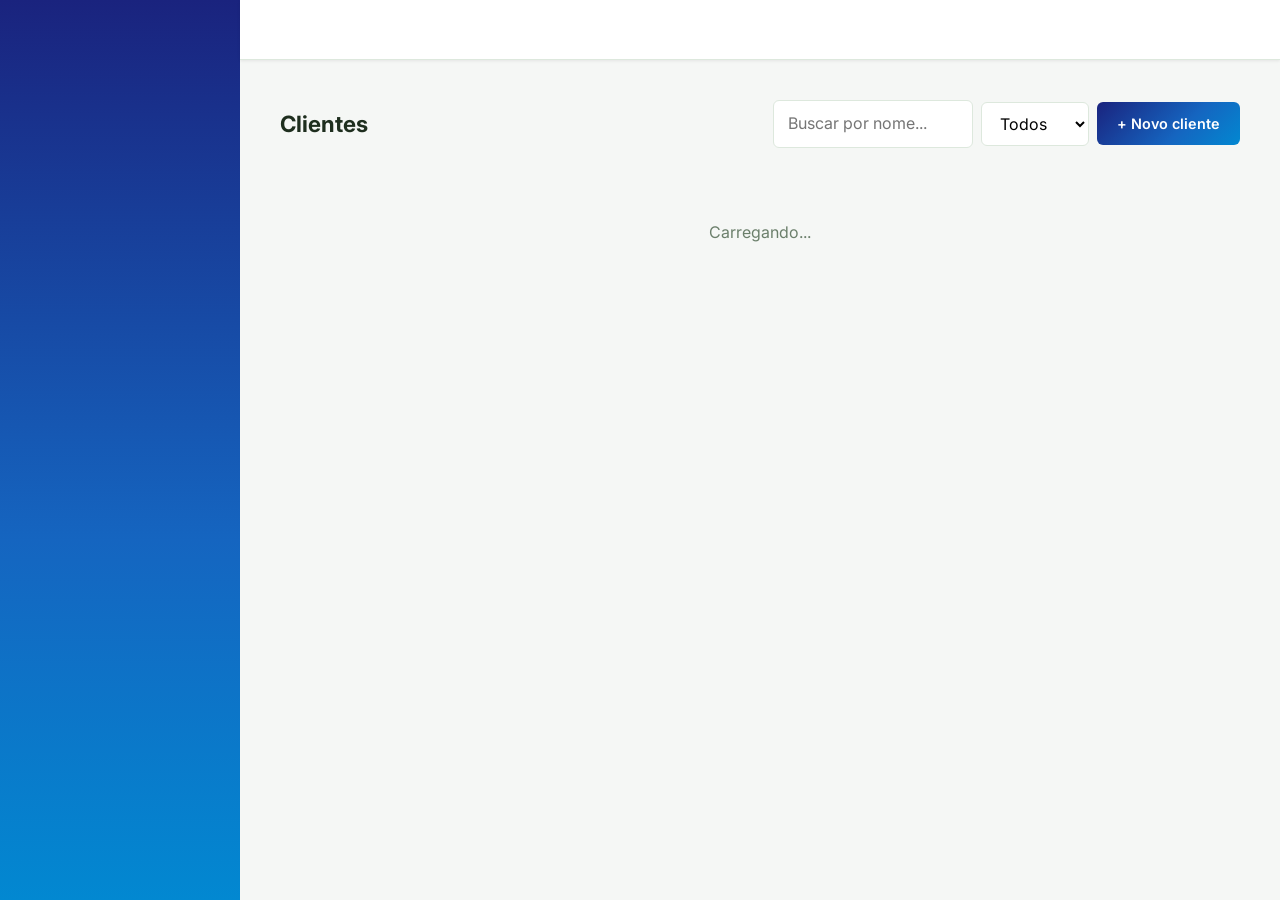
<file: pages/clients.html>
<!DOCTYPE html>
<html lang="pt-BR">
<head>
  <meta charset="UTF-8" />
  <meta name="viewport" content="width=device-width, initial-scale=1.0" />
  <title>PSICLO — Clientes</title>
  <link rel="icon" href="../img/fiveicon.png" />
  <link rel="preconnect" href="https://fonts.googleapis.com" />
  <link href="https://fonts.googleapis.com/css2?family=Inter:wght@300;400;500;600;700&display=swap" rel="stylesheet" />
  <link rel="stylesheet" href="../styles/reset.css" />
  <link rel="stylesheet" href="../styles/variables.css" />
  <link rel="stylesheet" href="../styles/components.css" />
  <link rel="stylesheet" href="../styles/layout.css" />
</head>
<body>
  <div class="app-layout">
    <aside class="sidebar" id="sidebar"></aside>
    <header class="app-header" id="app-header"></header>
    <main class="app-main">

      <div class="page-header">
        <h1 class="page-title">Clientes</h1>
        <div style="display:flex;gap:.5rem;align-items:center">
          <input type="text" id="filter-search" class="form-input" placeholder="Buscar por nome..." style="width:200px" />
          <select id="filter-active" class="form-select" style="width:auto">
            <option value="">Todos</option>
            <option value="true">Ativos</option>
            <option value="false">Inativos</option>
          </select>
          <button class="btn btn--primary" id="btn-new-client">+ Novo cliente</button>
        </div>
      </div>

      <div id="clients-grid" style="display:grid;grid-template-columns:repeat(auto-fill,minmax(280px,1fr));gap:1rem">
        <p style="color:var(--color-text-muted);grid-column:1/-1;text-align:center;padding:2rem">Carregando...</p>
      </div>

    </main>
  </div>
  <div id="toast-container" aria-live="polite"></div>
  <script type="module" src="../pages/clients.js"></script>
</body>
</html>
</file>
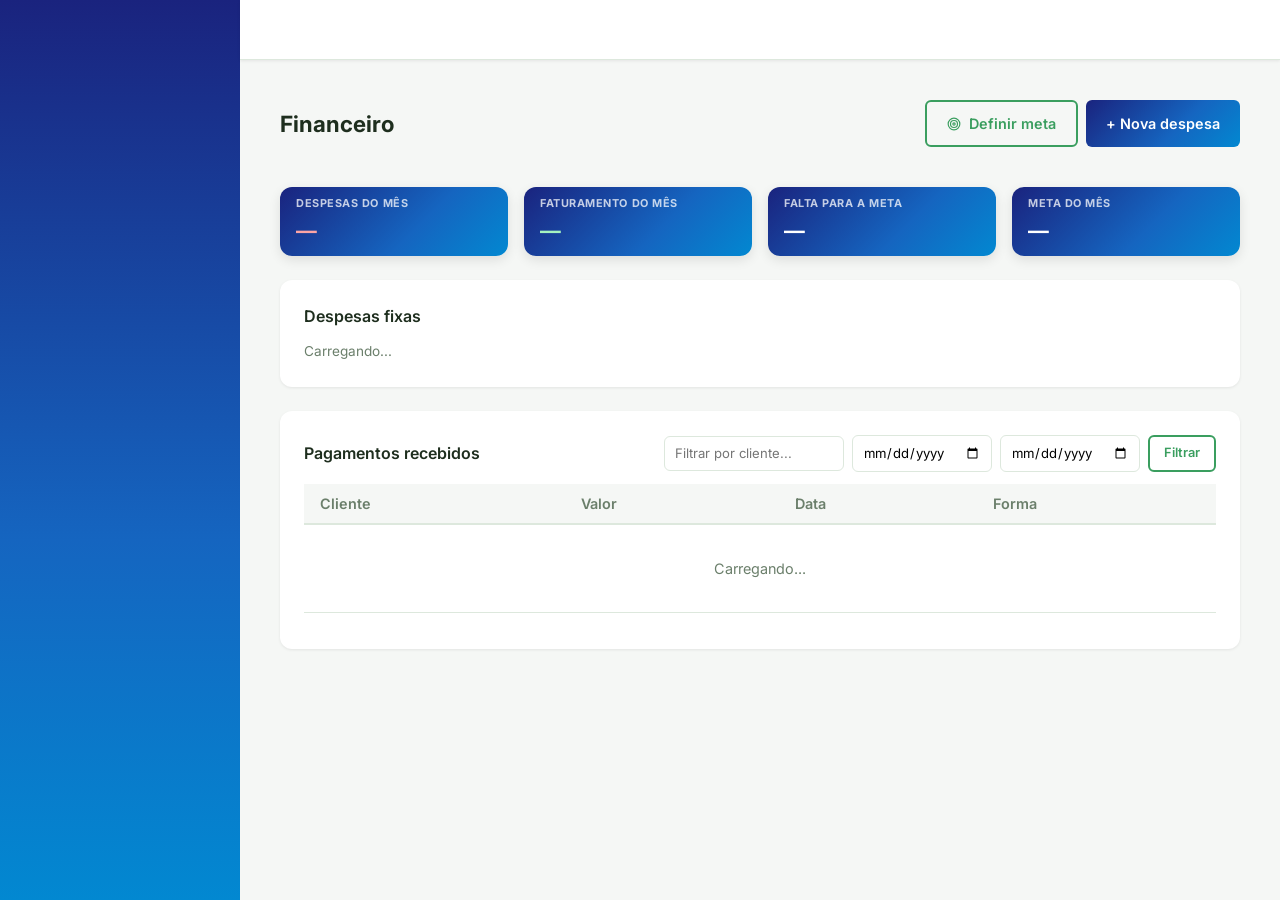
<file: pages/financial.html>
<!DOCTYPE html>
<html lang="pt-BR">
<head>
  <meta charset="UTF-8" />
  <meta name="viewport" content="width=device-width, initial-scale=1.0" />
  <title>PSICLO — Financeiro</title>
  <link rel="icon" href="../img/fiveicon.png" />
  <link rel="preconnect" href="https://fonts.googleapis.com" />
  <link href="https://fonts.googleapis.com/css2?family=Inter:wght@300;400;500;600;700&display=swap" rel="stylesheet" />
  <link rel="stylesheet" href="../styles/reset.css" />
  <link rel="stylesheet" href="../styles/variables.css" />
  <link rel="stylesheet" href="../styles/components.css" />
  <link rel="stylesheet" href="../styles/layout.css" />
</head>
<body>
  <div class="app-layout">
    <aside class="sidebar" id="sidebar"></aside>
    <header class="app-header" id="app-header"></header>
    <main class="app-main">

      <div class="page-header">
        <h1 class="page-title">Financeiro</h1>
        <div style="display:flex;gap:.5rem">
          <button class="btn btn--ghost" id="btn-set-goal">
            <svg width="14" height="14" fill="none" stroke="currentColor" stroke-width="2" viewBox="0 0 24 24"><circle cx="12" cy="12" r="10"/><circle cx="12" cy="12" r="6"/><circle cx="12" cy="12" r="2"/></svg>
            Definir meta
          </button>
          <button class="btn btn--primary" id="btn-add-expense">+ Nova despesa</button>
        </div>
      </div>

      <!-- 4 cards -->
      <div class="stats-grid" style="grid-template-columns:repeat(4,1fr);margin-bottom:1.5rem">
        <div class="stat-card">
          <p class="stat-card__label">Despesas do mês</p>
          <p class="stat-card__value stat-card__value--red" id="f-expenses">—</p>
        </div>
        <div class="stat-card">
          <p class="stat-card__label">Faturamento do mês</p>
          <p class="stat-card__value stat-card__value--green" id="f-paid">—</p>
        </div>
        <div class="stat-card">
          <p class="stat-card__label">Falta para a meta</p>
          <p class="stat-card__value" id="f-remaining">—</p>
        </div>
        <div class="stat-card">
          <p class="stat-card__label">Meta do mês</p>
          <p class="stat-card__value" id="f-goal">—</p>
        </div>
      </div>

      <!-- Despesas em cards -->
      <div class="card" style="margin-bottom:1.5rem">
        <div style="display:flex;align-items:center;justify-content:space-between;margin-bottom:.75rem">
          <p class="card__title" style="margin:0">Despesas fixas</p>
        </div>
        <div id="expenses-grid" style="display:grid;grid-template-columns:repeat(auto-fill,minmax(200px,1fr));gap:.75rem">
          <p style="color:var(--color-text-muted);font-size:.85rem;grid-column:1/-1">Carregando...</p>
        </div>
      </div>

      <!-- Pagamentos recebidos com filtros -->
      <div class="card">
        <div style="display:flex;align-items:center;justify-content:space-between;flex-wrap:wrap;gap:.5rem;margin-bottom:.75rem">
          <p class="card__title" style="margin:0">Pagamentos recebidos</p>
          <div style="display:flex;gap:.5rem;flex-wrap:wrap;align-items:center">
            <input type="text" id="filter-client" class="form-input" placeholder="Filtrar por cliente..." style="width:180px;padding:6px 10px;font-size:.82rem" />
            <input type="date" id="filter-date-from" class="form-input" style="width:140px;padding:6px 10px;font-size:.82rem" title="Data inicial" />
            <input type="date" id="filter-date-to" class="form-input" style="width:140px;padding:6px 10px;font-size:.82rem" title="Data final" />
            <button class="btn btn--ghost btn--sm" id="btn-filter-payments">Filtrar</button>
          </div>
        </div>
        <div class="table-wrapper">
          <table class="table">
            <thead><tr><th>Cliente</th><th>Valor</th><th>Data</th><th>Forma</th></tr></thead>
            <tbody id="payments-body">
              <tr><td colspan="4" style="text-align:center;padding:2rem;color:var(--color-text-muted)">Carregando...</td></tr>
            </tbody>
          </table>
        </div>
        <div id="payments-total" style="text-align:right;margin-top:.75rem;font-size:.85rem;color:var(--color-text-muted)"></div>
      </div>

    </main>
  </div>
  <div id="toast-container" aria-live="polite"></div>
  <script type="module" src="../pages/financial.js"></script>
</body>
</html>
</file>
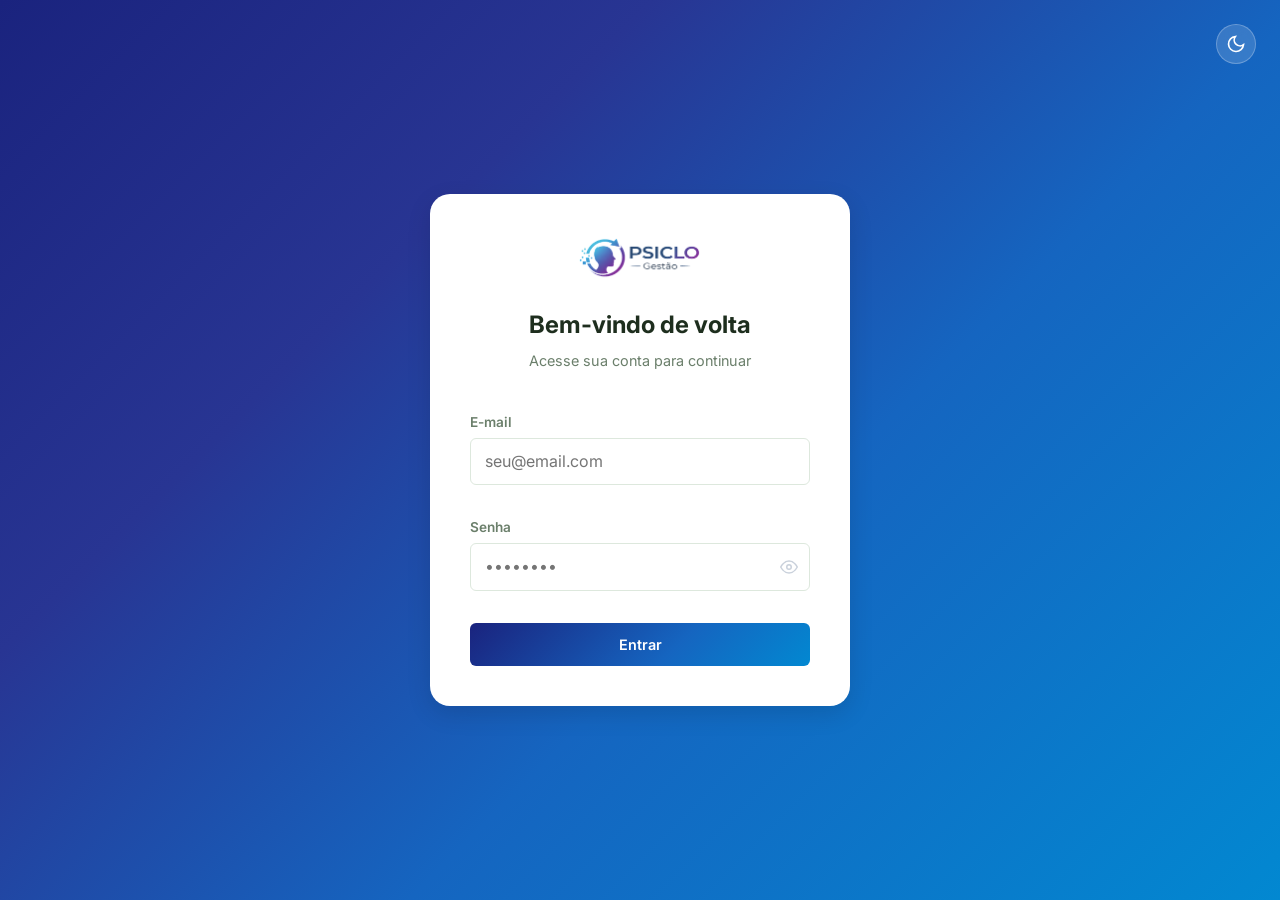
<file: pages/login.html>
<!DOCTYPE html>
<html lang="pt-BR">
<head>
  <meta charset="UTF-8" />
  <meta name="viewport" content="width=device-width, initial-scale=1.0" />
  <title>PSICLO — Entrar</title>
  <link rel="icon" href="../img/fiveicon.png" />
  <link rel="preconnect" href="https://fonts.googleapis.com" />
  <link href="https://fonts.googleapis.com/css2?family=Inter:wght@300;400;500;600;700&display=swap" rel="stylesheet" />
  <link rel="stylesheet" href="../styles/reset.css" />
  <link rel="stylesheet" href="../styles/variables.css" />
  <link rel="stylesheet" href="../styles/components.css" />
  <link rel="stylesheet" href="../styles/login.css" />
</head>
<body class="login-page">

  <!-- Toggle tema -->
  <button class="login-theme-toggle" id="loginThemeToggle" title="Alternar tema">
    <svg id="loginIconSun" width="20" height="20" fill="none" stroke="currentColor" stroke-width="2" viewBox="0 0 24 24"><circle cx="12" cy="12" r="5"/><line x1="12" y1="1" x2="12" y2="3"/><line x1="12" y1="21" x2="12" y2="23"/><line x1="4.22" y1="4.22" x2="5.64" y2="5.64"/><line x1="18.36" y1="18.36" x2="19.78" y2="19.78"/><line x1="1" y1="12" x2="3" y2="12"/><line x1="21" y1="12" x2="23" y2="12"/><line x1="4.22" y1="19.78" x2="5.64" y2="18.36"/><line x1="18.36" y1="5.64" x2="19.78" y2="4.22"/></svg>
    <svg id="loginIconMoon" width="20" height="20" fill="none" stroke="currentColor" stroke-width="2" viewBox="0 0 24 24" style="display:none"><path d="M21 12.79A9 9 0 1 1 11.21 3 7 7 0 0 0 21 12.79z"/></svg>
  </button>

  <div class="login-card">
    <div class="login-card__logo">
      <img src="../img/logo-psiclo.png" alt="PSICLO" height="48" />
    </div>

    <h1 class="login-card__title">Bem-vindo de volta</h1>
    <p class="login-card__sub">Acesse sua conta para continuar</p>

    <form id="login-form" class="login-form" novalidate>
      <div class="form-group">
        <label class="form-label" for="email">E-mail</label>
        <input
          id="email"
          type="email"
          name="email"
          class="form-input"
          placeholder="seu@email.com"
          autocomplete="email"
          required
        />
      </div>

      <div class="form-group">
        <label class="form-label" for="password">Senha</label>
        <div class="input-password">
          <input
            id="password"
            type="password"
            name="password"
            class="form-input"
            placeholder="••••••••"
            autocomplete="current-password"
            required
          />
          <button type="button" class="input-password__toggle" aria-label="Mostrar senha" data-target="password">
            <svg class="eye-open" width="18" height="18" fill="none" stroke="currentColor" stroke-width="2" viewBox="0 0 24 24"><path d="M1 12s4-8 11-8 11 8 11 8-4 8-11 8-11-8-11-8z"/><circle cx="12" cy="12" r="3"/></svg>
            <svg class="eye-closed" width="18" height="18" fill="none" stroke="currentColor" stroke-width="2" viewBox="0 0 24 24" style="display:none"><path d="M17.94 17.94A10.07 10.07 0 0 1 12 20c-7 0-11-8-11-8a18.45 18.45 0 0 1 5.06-5.94M9.9 4.24A9.12 9.12 0 0 1 12 4c7 0 11 8 11 8a18.5 18.5 0 0 1-2.16 3.19m-6.72-1.07a3 3 0 1 1-4.24-4.24"/><line x1="1" y1="1" x2="23" y2="23"/></svg>
          </button>
        </div>
      </div>

      <div id="login-error" class="login-error" hidden></div>

      <button type="submit" class="btn btn--primary btn--full" id="login-btn">
        Entrar
      </button>
    </form>
  </div>

  <script type="module" src="../pages/login.js"></script>
</body>
</html>
</file>
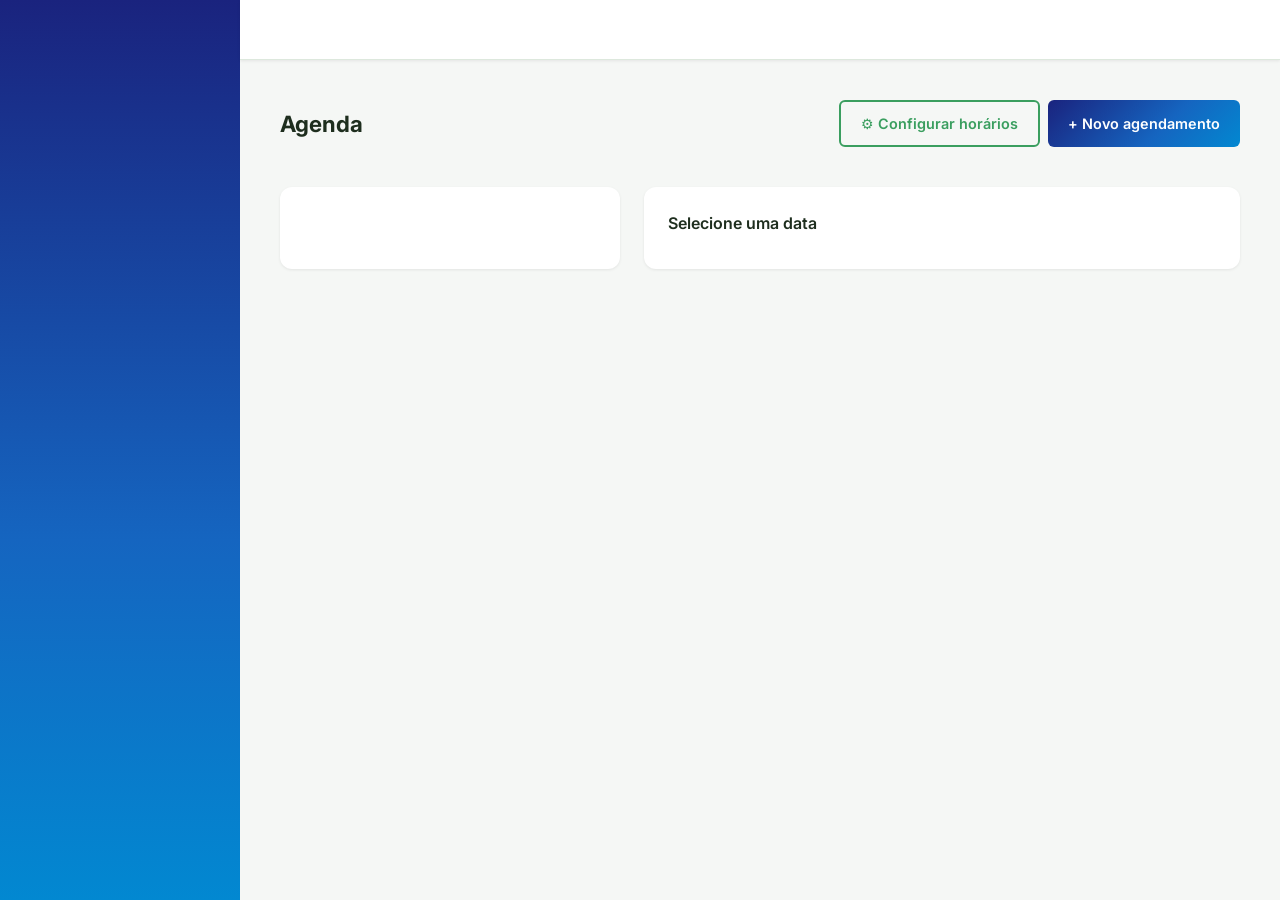
<file: pages/schedule.html>
<!DOCTYPE html>
<html lang="pt-BR">
<head>
  <meta charset="UTF-8" />
  <meta name="viewport" content="width=device-width, initial-scale=1.0" />
  <title>PSICLO — Agenda</title>
  <link rel="icon" href="../img/fiveicon.png" />
  <link rel="preconnect" href="https://fonts.googleapis.com" />
  <link href="https://fonts.googleapis.com/css2?family=Inter:wght@300;400;500;600;700&display=swap" rel="stylesheet" />
  <link rel="stylesheet" href="../styles/reset.css" />
  <link rel="stylesheet" href="../styles/variables.css" />
  <link rel="stylesheet" href="../styles/components.css" />
  <link rel="stylesheet" href="../styles/layout.css" />
</head>
<body>
  <div class="app-layout">
    <aside class="sidebar" id="sidebar"></aside>
    <header class="app-header" id="app-header"></header>
    <main class="app-main">

      <div class="page-header">
        <h1 class="page-title">Agenda</h1>
        <div style="display:flex;gap:.5rem;">
          <button class="btn btn--ghost" id="btn-block-day" style="display:none;">🚫 Bloquear dia</button>
          <button class="btn btn--ghost" id="btn-config">⚙ Configurar horários</button>
          <button class="btn btn--primary" id="btn-new-appt">+ Novo agendamento</button>
        </div>
      </div>

      <div class="schedule-layout">
        <!-- Calendário -->
        <div class="card">
          <div id="calendar-container"></div>
        </div>

        <!-- Slots do dia selecionado -->
        <div class="card">
          <p class="card__title" id="slots-title">Selecione uma data</p>
          <div id="slots-container" class="slots-grid"></div>
        </div>
      </div>

      <!-- Agendamentos do dia -->
      <div id="appts-section" style="margin-top:1.5rem;display:none">
        <div class="card">
          <p class="card__title" id="appts-day-title">Agendamentos do dia</p>
          <div id="appt-cards" style="display:grid;grid-template-columns:repeat(auto-fill,minmax(260px,1fr));gap:1rem;margin-top:1rem"></div>
        </div>
      </div>

    </main>
  </div>
  <div id="toast-container" aria-live="polite"></div>
  <script type="module" src="../pages/schedule.js"></script>
</body>
</html>
</file>
<file: styles/variables.css>
:root {
  /* Cores principais — baseadas no design da Júlia Vidal */
  --color-primary:       #3a9e5f;
  --color-primary-dark:  #2d7a49;
  --color-primary-light: #6dc98a;
  --color-secondary:     #4ab8a0;
  --color-accent:        #f0c040;

  /* Neutros */
  --color-bg:            #f5f7f5;
  --color-surface:       #ffffff;
  --color-border:        #dde8dd;
  --color-text:          #1e2e1e;
  --color-text-muted:    #6b7f6b;

  /* Status */
  --color-success:       #3a9e5f;
  --color-warning:       #e6a817;
  --color-error:         #d94f4f;
  --color-info:          #3a7bd5;

  /* Pagamentos */
  --color-paid:          #3a9e5f;
  --color-pending:       #e6a817;
  --color-overdue:       #d94f4f;

  /* Tipografia */
  --font-sans:    'Inter', system-ui, sans-serif;
  --font-serif:   'Playfair Display', Georgia, serif;

  /* Espaçamentos */
  --space-xs:  4px;
  --space-sm:  8px;
  --space-md:  16px;
  --space-lg:  24px;
  --space-xl:  40px;
  --space-2xl: 64px;

  /* Bordas */
  --radius-sm:  6px;
  --radius-md:  12px;
  --radius-lg:  20px;
  --radius-full: 9999px;

  /* Sombras */
  --shadow-sm: 0 1px 3px rgba(0,0,0,.08);
  --shadow-md: 0 4px 12px rgba(0,0,0,.10);
  --shadow-lg: 0 8px 24px rgba(0,0,0,.12);

  /* Sidebar */
  --sidebar-width: 240px;
  --header-height: 60px;

  /* Transições */
  --transition: 200ms ease;
}
</file>
<file: styles/components.css>
/* ============================================================
   BOTÕES
   ============================================================ */
.btn {
  display: inline-flex;
  align-items: center;
  gap: var(--space-sm);
  padding: 10px 20px;
  border-radius: 6px;
  font-weight: 600;
  font-size: 0.9rem;
  transition: background var(--transition), transform var(--transition);
}
.btn:active { transform: scale(0.97); }
.btn--primary  { background: linear-gradient(135deg, #1a237e 0%, #1565c0 60%, #0288d1 100%); color: #fff; border-radius: 6px; }
.btn--primary:hover { opacity: .88; background: linear-gradient(135deg, #1a237e 0%, #1565c0 60%, #0288d1 100%); }
.btn--ghost    { background: transparent; border: 2px solid var(--color-primary); color: var(--color-primary); }
.btn--ghost:hover { background: var(--color-primary); color: #fff; }
.btn--danger   { background: var(--color-error); color: #fff; }
.btn--sm       { padding: 6px 14px; font-size: 0.8rem; }

/* ============================================================
   CARDS
   ============================================================ */
.card {
  background: var(--color-surface);
  border-radius: var(--radius-md);
  box-shadow: var(--shadow-sm);
  padding: var(--space-lg);
}
.card__title { font-size: 1rem; font-weight: 600; margin-bottom: var(--space-sm); }

/* Card com fundo azul gradiente — para gráficos */
.card--blue {
  background: linear-gradient(135deg, #1a237e 0%, #1565c0 60%, #0288d1 100%);
  color: #fff;
  box-shadow: 0 4px 16px rgba(2,136,209,.3);
}
.card--blue .card__title { color: #fff; }
.card--blue p, .card--blue span { color: rgba(255,255,255,.85); }

/* ============================================================
   BADGES DE STATUS
   ============================================================ */
.badge {
  display: inline-block;
  padding: 2px 10px;
  border-radius: var(--radius-full);
  font-size: 0.75rem;
  font-weight: 600;
}
.badge--new       { background: #e3f0ff; color: #3a7bd5; }
.badge--contacted { background: #fff3cd; color: #856404; }
.badge--converted { background: #d4edda; color: #155724; }
.badge--lost      { background: #f8d7da; color: #721c24; }
.badge--paid      { background: #d4edda; color: #155724; }
.badge--pending   { background: #fff3cd; color: #856404; }
.badge--overdue   { background: #f8d7da; color: #721c24; }
.badge--scheduled { background: #e3f0ff; color: #3a7bd5; }
.badge--completed { background: #d4edda; color: #155724; }
.badge--cancelled { background: #e2e3e5; color: #383d41; }

/* ============================================================
   TOASTS
   ============================================================ */
#toast-container {
  position: fixed;
  bottom: var(--space-lg);
  right: var(--space-lg);
  z-index: 9999;
  display: flex;
  flex-direction: column;
  gap: var(--space-sm);
}
.toast {
  display: flex;
  align-items: center;
  gap: var(--space-sm);
  padding: var(--space-sm) var(--space-md);
  border-radius: var(--radius-md);
  box-shadow: var(--shadow-md);
  color: #fff;
  min-width: 260px;
  opacity: 0;
  transform: translateX(20px);
  transition: opacity var(--transition), transform var(--transition);
}
.toast--visible { opacity: 1; transform: translateX(0); }
.toast--success { background: var(--color-success); }
.toast--error   { background: var(--color-error); }
.toast--warning { background: var(--color-warning); }
.toast--info    { background: var(--color-info); }
.toast__close   { margin-left: auto; opacity: .8; font-size: 1.2rem; }

/* ============================================================
   MODAL
   ============================================================ */
.modal { display: none; position: fixed; inset: 0; z-index: 1000; }
.modal--open { display: flex; align-items: center; justify-content: center; }
.modal__backdrop { position: absolute; inset: 0; background: rgba(0,0,0,.5); }
.modal__box {
  position: relative;
  background: var(--color-surface);
  border-radius: var(--radius-lg);
  box-shadow: var(--shadow-lg);
  width: min(520px, 95vw);
  max-height: 90vh;
  overflow-y: auto;
}
.modal__header {
  display: flex;
  align-items: center;
  justify-content: space-between;
  padding: var(--space-lg);
  border-bottom: 1px solid var(--color-border);
}
.modal__title { font-size: 1.1rem; font-weight: 700; }
.modal__close { font-size: 1.4rem; opacity: .6; }
.modal__body  { padding: var(--space-lg); }
.modal__footer {
  display: flex;
  justify-content: flex-end;
  gap: var(--space-sm);
  padding: var(--space-md) var(--space-lg);
  border-top: 1px solid var(--color-border);
}

/* ============================================================
   CALENDÁRIO
   ============================================================ */
.calendar__header {
  display: flex;
  align-items: center;
  justify-content: space-between;
  margin-bottom: var(--space-md);
}
.calendar__month-label { font-weight: 600; }
.calendar__nav { font-size: 1.4rem; padding: 4px 10px; border-radius: var(--radius-sm); }
.calendar__nav:hover { background: var(--color-border); }
.calendar__grid {
  display: grid;
  grid-template-columns: repeat(7, 1fr);
  gap: 4px;
}
.calendar__day-name {
  text-align: center;
  font-size: 0.75rem;
  font-weight: 600;
  color: var(--color-text-muted);
  padding: 4px 0;
}
.calendar__day {
  aspect-ratio: 1;
  border-radius: var(--radius-sm);
  font-size: 0.85rem;
  transition: background var(--transition);
}
.calendar__day:not(:disabled):hover { background: var(--color-primary-light); color: #fff; }
.calendar__day--today { border: 2px solid var(--color-primary); font-weight: 700; }
.calendar__day--selected { background: var(--color-primary); color: #fff; }
.calendar__day--unavailable { background: #fde8e8; color: var(--color-error); cursor: not-allowed; }
.calendar__day--empty { background: transparent; }

/* ============================================================
   FORMULÁRIOS
   ============================================================ */
.form-group { display: flex; flex-direction: column; gap: var(--space-xs); margin-bottom: var(--space-md); }
.form-label { font-size: 0.85rem; font-weight: 600; color: var(--color-text-muted); }
.form-input, .form-select, .form-textarea {
  padding: 10px 14px;
  border: 1.5px solid var(--color-border);
  border-radius: var(--radius-sm);
  background: var(--color-surface);
  transition: border-color var(--transition);
}
.form-input:focus, .form-select:focus, .form-textarea:focus {
  outline: none;
  border-color: var(--color-primary);
}
.form-textarea { resize: vertical; min-height: 100px; }

/* ============================================================
   TABELAS
   ============================================================ */
.table-wrapper { overflow-x: auto; }
.table { width: 100%; border-collapse: collapse; font-size: 0.9rem; }
.table th {
  text-align: left;
  padding: var(--space-sm) var(--space-md);
  background: var(--color-bg);
  font-weight: 600;
  color: var(--color-text-muted);
  border-bottom: 2px solid var(--color-border);
}
.table td {
  padding: var(--space-sm) var(--space-md);
  border-bottom: 1px solid var(--color-border);
}
.table tr:hover td { background: var(--color-bg); }
</file>
<file: styles/layout.css>
/* ============================================================
   LAYOUT DO DASHBOARD — Cores do sistema (gradiente azul)
   ============================================================ */

/* ── Variáveis de tema do dashboard ── */
:root {
  --dash-sidebar-bg: linear-gradient(180deg, #1a237e 0%, #1565c0 60%, #0288d1 100%);
  --dash-sidebar-text: rgba(255,255,255,0.85);
  --dash-sidebar-text-sub: rgba(255,255,255,0.5);
  --dash-sidebar-active-bg: rgba(255,255,255,0.15);
  --dash-sidebar-hover-bg: rgba(255,255,255,0.08);
  --dash-sidebar-border: rgba(255,255,255,0.12);
  --dash-header-bg: #fff;
  --dash-scroll-color: rgba(2,136,209,0.4);
}

.app-layout {
  display: grid;
  grid-template-columns: var(--sidebar-width) 1fr;
  grid-template-rows: var(--header-height) 1fr;
  min-height: 100vh;
  background: var(--color-bg);
}

/* ── SIDEBAR ── */
.sidebar {
  grid-row: 1 / -1;
  background: var(--dash-sidebar-bg);
  display: flex;
  flex-direction: column;
  position: sticky;
  top: 0;
  height: 100vh;
  overflow: hidden;
}

.sidebar__logo {
  height: var(--header-height);
  display: flex;
  align-items: center;
  justify-content: center;
  border-bottom: 1px solid var(--dash-sidebar-border);
  flex-shrink: 0;
  padding: 0 var(--space-md);
}
.sidebar__logo img { height: 36px; filter: brightness(0) invert(1); }
.sidebar__logo-name { display: none; }

.sidebar__nav { flex: 1; padding: var(--space-sm) 0; overflow-y: auto; scrollbar-width: none; }
.sidebar__nav::-webkit-scrollbar { display: none; }

.sidebar__nav ul { list-style: none; }
.sidebar__link {
  display: flex;
  align-items: center;
  gap: var(--space-sm);
  padding: 10px var(--space-lg);
  color: var(--dash-sidebar-text);
  font-size: .88rem;
  font-weight: 500;
  transition: background var(--transition);
  border-left: 3px solid transparent;
}
.sidebar__link:hover { background: var(--dash-sidebar-hover-bg); }
.sidebar__link--active {
  background: var(--dash-sidebar-active-bg);
  border-left-color: #fff;
  font-weight: 700;
  color: #fff;
}
.sidebar__icon { font-size: 1rem; width: 20px; text-align: center; opacity: .8; }

/* ── SIDEBAR FOOTER ── */
.sidebar__footer {
  border-top: 1px solid var(--dash-sidebar-border);
  flex-shrink: 0;
}

.sidebar__profile {
  display: flex;
  align-items: center;
  gap: var(--space-sm);
  padding: var(--space-sm) var(--space-md);
  cursor: pointer;
  transition: background var(--transition);
}
.sidebar__profile:hover { background: var(--dash-sidebar-hover-bg); }

.sidebar__avatar {
  width: 36px;
  height: 36px;
  border-radius: 50%;
  background: rgba(255,255,255,0.2);
  display: flex;
  align-items: center;
  justify-content: center;
  font-weight: 700;
  font-size: .82rem;
  color: #fff;
  flex-shrink: 0;
  overflow: hidden;
  border: 2px solid rgba(255,255,255,0.3);
}
.sidebar__avatar img { width: 100%; height: 100%; object-fit: cover; }

.sidebar__profile-info { flex: 1; min-width: 0; }
.sidebar__profile-name {
  font-size: .82rem;
  font-weight: 600;
  color: #fff;
  white-space: nowrap;
  overflow: hidden;
  text-overflow: ellipsis;
}
.sidebar__profile-role { font-size: .7rem; color: var(--dash-sidebar-text-sub); }

.sidebar__footer-actions {
  display: flex;
  border-top: 1px solid var(--dash-sidebar-border);
}
.sidebar__footer-btn {
  flex: 1;
  display: flex;
  align-items: center;
  justify-content: center;
  gap: 6px;
  padding: 10px var(--space-sm);
  color: #fff;
  background: linear-gradient(180deg, #1565c0 0%, #0288d1 100%);
  font-size: .78rem;
  font-weight: 600;
  border: none;
  cursor: pointer;
  transition: opacity var(--transition);
  border-top: 2px solid rgba(255,255,255,0.2);
}
.sidebar__footer-btn:first-child { border-right: 1px solid rgba(255,255,255,0.15); }
.sidebar__footer-btn:hover { opacity: .85; }
.sidebar__footer-btn--danger:hover { opacity: .85; }
.sidebar__footer-btn svg { flex-shrink: 0; }

/* ── HEADER ── */
.app-header {
  grid-column: 2;
  background: var(--dash-header-bg);
  border-bottom: 1px solid var(--color-border);
  display: flex;
  align-items: center;
  justify-content: space-between;
  padding: 0 var(--space-xl);
  position: sticky;
  top: 0;
  z-index: 100;
  box-shadow: var(--shadow-sm);
}
.app-header__title { font-size: 1rem; font-weight: 700; color: var(--color-text); }
.app-header__actions { display: flex; align-items: center; gap: var(--space-md); }

.header__profile { display: flex; align-items: center; gap: var(--space-sm); }
.header__avatar {
  width: 36px;
  height: 36px;
  border-radius: 50%;
  background: linear-gradient(135deg, #1a237e, #0288d1);
  display: flex;
  align-items: center;
  justify-content: center;
  font-weight: 700;
  font-size: .78rem;
  color: #fff;
  flex-shrink: 0;
  overflow: hidden;
}
.header__profile-info { display: flex; flex-direction: column; }
.header__profile-name { font-size: .85rem; font-weight: 600; color: var(--color-text); }
.header__profile-role { font-size: .7rem; color: var(--color-text-muted); }

/* ── MAIN CONTENT ── */
.app-main {
  grid-column: 2;
  padding: var(--space-xl);
  overflow-y: auto;
  scrollbar-width: thin;
  scrollbar-color: var(--dash-scroll-color) transparent;
}
.app-main::-webkit-scrollbar { width: 3px; }
.app-main::-webkit-scrollbar-track { background: transparent; }
.app-main::-webkit-scrollbar-thumb { background: var(--dash-scroll-color); border-radius: 3px; }

/* ── PAGE HEADER ── */
.page-header {
  display: flex;
  align-items: center;
  justify-content: space-between;
  margin-bottom: var(--space-xl);
}
.page-title { font-size: 1.4rem; font-weight: 700; color: var(--color-text); }

/* ── Stats Grid ── */
.stats-grid {
  display: grid;
  grid-template-columns: repeat(auto-fit, minmax(160px, 1fr));
  gap: var(--space-md);
  margin-bottom: var(--space-xl);
}
.stat-card {
  background: linear-gradient(135deg, #1a237e 0%, #1565c0 60%, #0288d1 100%);
  border-radius: var(--radius-md);
  padding: var(--space-sm) var(--space-md);
  box-shadow: var(--shadow-md);
  border: none;
  color: #fff;
}
.stat-card__label {
  font-size: .68rem;
  color: rgba(255,255,255,.75);
  font-weight: 700;
  text-transform: uppercase;
  letter-spacing: .05em;
  margin-bottom: 2px;
}
.stat-card__value { font-size: 1.3rem; font-weight: 700; color: #fff; }
.stat-card__value--green  { color: #a5f3c0; }
.stat-card__value--yellow { color: #fde68a; }
.stat-card__value--red    { color: #fca5a5; }
.stat-card__sub {
  font-size: .65rem;
  color: rgba(255,255,255,.6);
  margin-top: .15rem;
}

/* ── SCHEDULE LAYOUT ── */
.schedule-layout {
  display: grid;
  grid-template-columns: 340px 1fr;
  gap: var(--space-lg);
  margin-bottom: var(--space-lg);
}

/* ── SLOTS ── */
.slots-grid { display: flex; flex-wrap: wrap; gap: var(--space-sm); margin-top: var(--space-sm); }
.slot {
  padding: 8px 16px;
  border-radius: var(--radius-sm);
  font-size: .85rem;
  font-weight: 600;
  border: 2px solid transparent;
  transition: all var(--transition);
}
.slot--free { background: #e3f2fd; color: #1565c0; border-color: #90caf9; }
.slot--free:hover { background: #1565c0; color: #fff; }
.slot--busy { background: #fde8e8; color: var(--color-error); border-color: #f5c6c6; cursor: not-allowed; opacity: .7; }

/* ── MOBILE ── */
.header__menu-toggle { display: none; }
.header__logo-mobile { display: none; height: 28px; filter: brightness(0) invert(1); }

@media (max-width: 768px) {
  .app-layout { grid-template-columns: 1fr; grid-template-rows: var(--header-height) 1fr; }

  /* Header mobile: azul gradiente, logo esquerda, hambúrguer direita */
  .app-header {
    grid-column: 1;
    background: linear-gradient(135deg, #1a237e 0%, #1565c0 60%, #0288d1 100%);
    border-bottom: none;
    box-shadow: 0 2px 8px rgba(0,0,0,.2);
    padding: 0 var(--space-md);
  }
  .header__title-desktop { display: none; }
  .header__logo-mobile { display: block; }
  .header__profile--desktop { display: none; }
  .header__menu-toggle {
    display: flex;
    align-items: center;
    justify-content: center;
    background: none;
    border: none;
    cursor: pointer;
    color: #fff;
    padding: 6px;
    border-radius: 6px;
  }
  .header__menu-toggle:hover { background: rgba(255,255,255,.15); }

  /* Sidebar: abre pela DIREITA */
  .sidebar {
    display: none;
    position: fixed;
    z-index: 200;
    width: var(--sidebar-width);
    top: 0;
    right: 0;
    left: auto;
    height: 100vh;
    box-shadow: -4px 0 24px rgba(0,0,0,.3);
  }
  .sidebar--open { display: flex; }

  .app-main { grid-column: 1; padding: var(--space-md); overflow-x: hidden; }

  /* Schedule */
  .schedule-layout { grid-template-columns: 1fr; }

  /* Slots maiores no mobile */
  .slot { padding: 12px 8px; font-size: 1rem; flex: 1 1 calc(33% - .5rem); text-align: center; }

  /* Stats: 2 colunas no mobile — exceto financeiro/balanco que tem 4 cards */
  .stats-grid { grid-template-columns: 1fr 1fr; }
  /* 4 cards: força 2 colunas e permite wrap */
  .stats-grid[style*="repeat(4"] { grid-template-columns: 1fr 1fr !important; }

  /* Gráficos lado a lado: coluna única no mobile */
  .dash-charts-grid,
  [class*="dash-charts"],
  .balance-charts { grid-template-columns: 1fr !important; }

  /* Força coluna única em qualquer grid de 2 colunas dentro de cards */
  .card > [style*="grid-template-columns:1fr 1fr"],
  .card > [style*="grid-template-columns: 1fr 1fr"] { grid-template-columns: 1fr !important; }

  /* Mapa de calor: scroll horizontal controlado */
  .heatmap-scroll { overflow-x: auto; -webkit-overflow-scrolling: touch; }
  .heatmap-scroll table { min-width: 400px; }

  /* Cards de pagamento: coluna única */
  .paymap-methods { grid-template-columns: 1fr !important; }

  /* Clientes: botão novo cliente abaixo dos filtros */
  .clients-header { flex-direction: column; align-items: stretch !important; }
  .clients-header .btn { width: 100%; justify-content: center; margin-top: .25rem; }

  /* Financeiro: filtros de pagamento empilhados */
  .payments-filters { flex-direction: column !important; }
  .payments-filters input,
  .payments-filters .btn { width: 100% !important; }

  /* Page header: empilha no mobile */
  .page-header { flex-wrap: wrap; gap: .5rem; }
  .page-header .btn { font-size: .78rem; padding: 7px 12px; }

  /* Login: esconde botão dark mode */
  .login-theme-toggle { display: none !important; }
}

/* ── Cards de agendamento ── */
.appt-card {
  background: var(--color-surface);
  border: 1px solid var(--color-border);
  border-radius: var(--radius-md);
  padding: var(--space-md);
  display: flex;
  flex-direction: column;
  gap: var(--space-xs);
  box-shadow: var(--shadow-sm);
  transition: box-shadow var(--transition);
}
.appt-card:hover { box-shadow: var(--shadow-md); }
.appt-card--completed { border-left: 4px solid var(--color-success); background: #f0fdf4; }
.appt-card--cancelled { border-left: 4px solid var(--color-error); opacity: .7; }
.appt-card--scheduled { border-left: 4px solid #0288d1; }
.appt-card--confirmed { border-left: 4px solid #7c3aed; }

.appt-card__time { font-size: .78rem; color: var(--color-text-muted); font-weight: 600; }
.appt-card__client { font-size: 1rem; font-weight: 700; color: var(--color-text); }
.appt-card__modality { font-size: .8rem; color: var(--color-text-muted); }
.appt-card__status { display: inline-block; font-size: .72rem; font-weight: 700; padding: 2px 8px; border-radius: 20px; }
.appt-card__actions { display: flex; gap: var(--space-xs); margin-top: var(--space-xs); }

/* ── Cards de cliente ── */
.client-card {
  background: var(--color-surface);
  border: 1px solid var(--color-border);
  border-radius: var(--radius-md);
  padding: var(--space-md);
  display: flex;
  flex-direction: column;
  gap: var(--space-sm);
  box-shadow: var(--shadow-sm);
  transition: box-shadow var(--transition);
}
.client-card:hover { box-shadow: var(--shadow-md); }

.client-card__header {
  display: flex;
  align-items: center;
  gap: var(--space-sm);
}
.client-card__avatar {
  width: 42px;
  height: 42px;
  border-radius: 50%;
  background: linear-gradient(135deg, #1a237e, #0288d1);
  color: #fff;
  font-weight: 700;
  font-size: .85rem;
  display: flex;
  align-items: center;
  justify-content: center;
  flex-shrink: 0;
}
.client-card__name {
  font-weight: 700;
  font-size: .95rem;
  color: var(--color-text);
}
.client-card__info {
  display: flex;
  flex-direction: column;
  gap: 2px;
  font-size: .8rem;
  color: var(--color-text-muted);
}
.client-card__actions {
  display: flex;
  gap: var(--space-xs);
  margin-top: var(--space-xs);
  justify-content: flex-end;
}

/* ── Histórico de atendimentos ── */
.history-item {
  background: var(--color-bg);
  border: 1px solid var(--color-border);
  border-radius: var(--radius-sm);
  padding: var(--space-sm) var(--space-md);
}
.history-item__header {
  display: flex;
  justify-content: space-between;
  align-items: center;
  margin-bottom: .35rem;
}
.history-item__date {
  font-size: .82rem;
  font-weight: 600;
  color: var(--color-text);
}
.history-item__obs-btn {
  font-size: .75rem;
  margin-top: .25rem;
}
.history-item__obs {
  margin-top: .4rem;
  font-size: .82rem;
  color: var(--color-text-muted);
  font-style: italic;
  background: rgba(2,136,209,0.06);
  border-left: 3px solid #0288d1;
  padding: .4rem .6rem;
  border-radius: 0 4px 4px 0;
  white-space: pre-wrap;
}

/* ── Toast de notificação de agendamento ── */
@keyframes toastIn {
  from { transform: translateY(100px); opacity: 0; }
  to   { transform: translateY(0);     opacity: 1; }
}
@keyframes toastOut {
  from { transform: translateY(0);     opacity: 1; }
  to   { transform: translateY(100px); opacity: 0; }
}

.appt-toast {
  position: fixed;
  bottom: 1.5rem;
  right: 1.5rem;
  display: flex;
  align-items: center;
  gap: .6rem;
  background: #16a34a;
  color: #fff;
  padding: .6rem .85rem;
  border-radius: 10px;
  box-shadow: 0 6px 24px rgba(22,163,74,.35);
  z-index: 9999;
  min-width: 0;
  max-width: 260px;
  animation: toastIn .35s cubic-bezier(.22,1,.36,1) forwards;
}
.appt-toast--hide { animation: toastOut .35s ease forwards; }

.appt-toast__icon { display: flex; align-items: center; flex-shrink: 0; opacity: .9; }
.appt-toast__body { flex: 1; min-width: 0; }
.appt-toast__title {
  font-size: .85rem;
  font-weight: 700;
  white-space: nowrap;
  overflow: hidden;
  text-overflow: ellipsis;
  line-height: 1.2;
}
.appt-toast__sub {
  font-size: .75rem;
  opacity: .85;
  margin-top: 2px;
  white-space: nowrap;
}
.appt-toast__close {
  background: none;
  border: none;
  color: #fff;
  font-size: 1rem;
  cursor: pointer;
  opacity: .7;
  padding: 0 2px;
  flex-shrink: 0;
  line-height: 1;
}
.appt-toast__close:hover { opacity: 1; }

/* ── Toggle de notificações na sidebar ── */
.sidebar__notif {
  display: flex;
  align-items: center;
  justify-content: space-between;
  padding: .5rem var(--space-md);
  border-top: 1px solid var(--dash-sidebar-border);
}
.sidebar__notif-label {
  display: flex;
  align-items: center;
  gap: 6px;
  font-size: .75rem;
  font-weight: 600;
  color: var(--dash-sidebar-text);
  cursor: pointer;
}
/* Toggle switch */
#notif-toggle {
  appearance: none;
  width: 34px;
  height: 18px;
  background: rgba(255,255,255,0.2);
  border-radius: 20px;
  position: relative;
  cursor: pointer;
  transition: background .2s;
  flex-shrink: 0;
}
#notif-toggle::after {
  content: '';
  position: absolute;
  width: 14px;
  height: 14px;
  background: #fff;
  border-radius: 50%;
  top: 2px;
  left: 2px;
  transition: left .2s;
}
#notif-toggle:checked { background: #16a34a; }
#notif-toggle:checked::after { left: 18px; }

/* ── Abas do dashboard ── */
.dash-tabs {
  display: flex;
  gap: .4rem;
  margin-bottom: 1.25rem;
  border-bottom: 2px solid var(--color-border);
  padding-bottom: .5rem;
}
.dash-tab {
  padding: .45rem 1rem;
  border-radius: 6px 6px 0 0;
  border: none;
  background: none;
  font-size: .85rem;
  font-weight: 600;
  color: var(--color-text-muted);
  cursor: pointer;
  transition: color .2s, background .2s;
}
.dash-tab:hover { color: var(--color-text); background: var(--color-bg); }
.dash-tab--active {
  color: #1a237e;
  background: #fff;
  border: 2px solid var(--color-border);
  border-bottom: 2px solid #fff;
  margin-bottom: -2px;
}

/* ── Botões de filtro de mês ── */
.dash-filter-btn {
  padding: .3rem .7rem;
  border-radius: 20px;
  border: 1.5px solid rgba(255,255,255,0.6);
  background: transparent;
  font-size: .75rem;
  font-weight: 600;
  color: rgba(255,255,255,0.85);
  cursor: pointer;
  transition: all .15s;
}
.dash-filter-btn:hover { background: rgba(255,255,255,0.2); color: #fff; }
.dash-filter-btn--active {
  background: rgba(255,255,255,0.25);
  color: #fff;
  border-color: #fff;
}

/* ── Subtítulo dos stat cards ── */
.stat-card__sub {
  font-size: .68rem;
  color: rgba(255,255,255,.65);
  margin-top: .15rem;
}

/* ── Cards de despesa (Financeiro) ── */
.expense-card {
  background: var(--color-surface);
  border: 1px solid var(--color-border);
  border-radius: var(--radius-md);
  padding: var(--space-sm) var(--space-md);
  box-shadow: var(--shadow-sm);
}
.expense-card__header {
  display: flex;
  align-items: center;
  justify-content: space-between;
  margin-bottom: .3rem;
}
.expense-card__name {
  font-weight: 600;
  font-size: .88rem;
  color: var(--color-text);
}
.expense-card__value {
  font-size: 1.1rem;
  font-weight: 700;
  color: var(--color-error);
  margin-bottom: .3rem;
}
.expense-card__btn {
  background: none;
  border: none;
  cursor: pointer;
  padding: 3px;
  color: var(--color-text-muted);
  border-radius: 4px;
  transition: background .15s;
}
.expense-card__btn:hover { background: var(--color-bg); color: var(--color-text); }
.expense-card__btn--danger:hover { color: var(--color-error); }
</file>
<file: styles/login.css>
.login-page {
  min-height: 100vh;
  display: flex;
  align-items: center;
  justify-content: center;
  background: linear-gradient(135deg, #1a237e 0%, #283593 30%, #1565c0 60%, #0288d1 100%);
  padding: var(--space-md);
}

.login-card {
  background: var(--color-surface);
  border-radius: var(--radius-lg);
  box-shadow: var(--shadow-lg);
  padding: var(--space-xl);
  width: 100%;
  max-width: 420px;
}

.login-card__logo {
  display: flex;
  justify-content: center;
  margin-bottom: var(--space-lg);
}

.login-card__title {
  font-size: 1.5rem;
  font-weight: 700;
  text-align: center;
  color: var(--color-text);
}

.login-card__sub {
  text-align: center;
  color: var(--color-text-muted);
  font-size: .9rem;
  margin-top: var(--space-xs);
  margin-bottom: var(--space-xl);
}

.login-form { display: flex; flex-direction: column; gap: var(--space-md); }

.input-password { position: relative; }
.input-password .form-input { padding-right: 44px; width: 100%; }
.input-password__toggle {
  position: absolute;
  right: 12px;
  top: 50%;
  transform: translateY(-50%);
  font-size: 1rem;
  opacity: .5;
  transition: opacity var(--transition);
}
.input-password__toggle:hover { opacity: 1; }

.btn--full { width: 100%; justify-content: center; }

.login-error {
  background: #fde8e8;
  color: var(--color-error);
  border-radius: var(--radius-sm);
  padding: var(--space-sm) var(--space-md);
  font-size: .85rem;
  text-align: center;
}

/* ── Primeiro acesso ── */
.first-access-overlay {
  position: fixed; inset: 0;
  background: rgba(0,0,0,.6);
  display: flex; align-items: center; justify-content: center;
  z-index: 9999; padding: 1rem;
}
.first-access-modal {
  background: #fff; border-radius: 16px;
  padding: 2rem; width: 100%; max-width: 400px;
  box-shadow: 0 8px 32px rgba(0,0,0,.3);
}
.first-access-modal h2 { font-size: 1.3rem; font-weight: 700; color: #1a3a25; margin-bottom: .4rem; }
.first-access-modal p { font-size: .88rem; color: #666; margin-bottom: 1.2rem; }
.fa-field { display: flex; flex-direction: column; gap: .3rem; margin-bottom: .9rem; }
.fa-field label { font-size: .82rem; color: #555; font-weight: 600; }
.fa-field input { padding: 10px 12px; border: 1.5px solid #ddd; border-radius: 8px; font-size: .92rem; }
.fa-field input:focus { outline: none; border-color: #2e7d32; }
.fa-error { color: #c62828; font-size: .83rem; min-height: 1.2rem; margin-bottom: .5rem; }
.btn-full { width: 100%; }

/* ── Dark mode ── */
[data-theme="dark"] .login-page {
  background: #0f1117;
}
[data-theme="dark"] .login-card {
  background: #1a1d27;
  box-shadow: 0 16px 48px rgba(0,0,0,.5);
}
[data-theme="dark"] .login-card__title { color: #e2e8f0; }
[data-theme="dark"] .login-card__sub { color: #64748b; }
[data-theme="dark"] .form-label { color: #94a3b8; }
[data-theme="dark"] .form-input {
  background: #252836;
  border-color: #334155;
  color: #e2e8f0;
}
[data-theme="dark"] .form-input::placeholder { color: #475569; }
[data-theme="dark"] .form-input:focus { border-color: #0288d1; }
[data-theme="dark"] .login-error { background: #3b1a1a; color: #ef4444; }

/* ── Toggle tema login ── */
.login-theme-toggle {
  position: fixed;
  top: 1.5rem;
  right: 1.5rem;
  background: rgba(255,255,255,0.15);
  border: 1px solid rgba(255,255,255,0.25);
  border-radius: 50%;
  width: 40px;
  height: 40px;
  cursor: pointer;
  display: flex;
  align-items: center;
  justify-content: center;
  color: #fff;
  backdrop-filter: blur(8px);
  transition: background .2s;
  z-index: 10;
}
.login-theme-toggle:hover { background: rgba(255,255,255,0.3); }
[data-theme="dark"] .login-theme-toggle {
  background: rgba(255,255,255,0.08);
  border-color: rgba(255,255,255,0.12);
  color: #e2e8f0;
}

/* ── Olhinho SVG ── */
.input-password__toggle {
  position: absolute;
  right: 12px;
  top: 50%;
  transform: translateY(-50%);
  background: none;
  border: none;
  cursor: pointer;
  color: #94a3b8;
  padding: 0;
  display: flex;
  align-items: center;
}
.input-password__toggle:hover { color: #64748b; }
[data-theme="dark"] .input-password__toggle { color: #475569; }
[data-theme="dark"] .input-password__toggle:hover { color: #94a3b8; }

/* ── SPA login card ── */
.login-logo {
  display: block;
  margin: 0 auto var(--space-lg);
  max-width: 140px;
}
.login-title {
  font-size: 1.5rem;
  font-weight: 700;
  text-align: center;
  color: var(--color-text);
  margin-bottom: var(--space-xs);
}
.login-subtitle {
  text-align: center;
  color: var(--color-text-muted);
  font-size: .9rem;
  margin-bottom: var(--space-xl);
}
</file>
